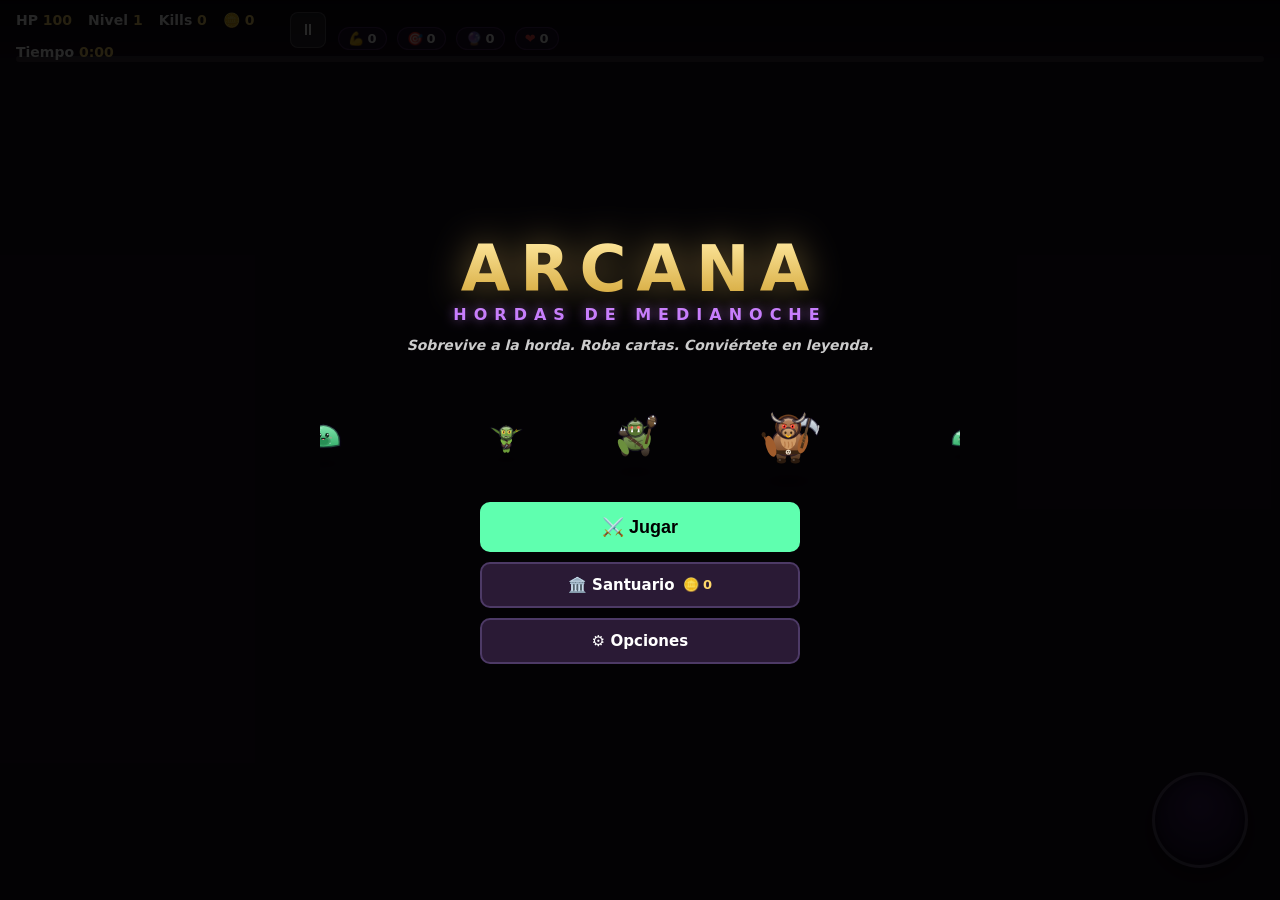
<file: index.html>
<!DOCTYPE html>
<html lang="es">
<head>
  <meta charset="UTF-8">
  <meta name="viewport" content="width=device-width, initial-scale=1.0, viewport-fit=cover">
  <meta name="mobile-web-app-capable" content="yes">
  <meta name="apple-mobile-web-app-capable" content="yes">
  <title>Arcana: Hordas de Medianoche</title>
  <link rel="icon" href="data:image/svg+xml,<svg xmlns=%22http://www.w3.org/2000/svg%22 viewBox=%220 0 100 100%22><text y=%22.9em%22 font-size=%2290%22>🌙</text></svg>">
  <link rel="stylesheet" href="styles/main.css">
</head>
<body>
  <canvas id="game"></canvas>
  <div id="ui">
    <div id="topbar">
      <div id="stats">
        <span>HP <b id="hp">100</b></span>
        <span>Nivel <b id="lvl">1</b></span>
        <span>Kills <b id="kills">0</b></span>
        <span>🪙 <b id="gold">0</b></span>
        <span>Tiempo <b id="time">0:00</b></span>
      </div>
      <button id="pauseBtn">⏸</button>
    </div>
    <div id="xpbar"><div id="xpfill"></div></div>
    <div id="announce"></div>
    <div id="joystick"><div id="stick"></div></div>
    <div id="ultiBtn" aria-label="Ulti"></div>
    <div id="overlay"></div>
  </div>
  <script type="module" src="src/main.js"></script>
</body>
</html>
</file>
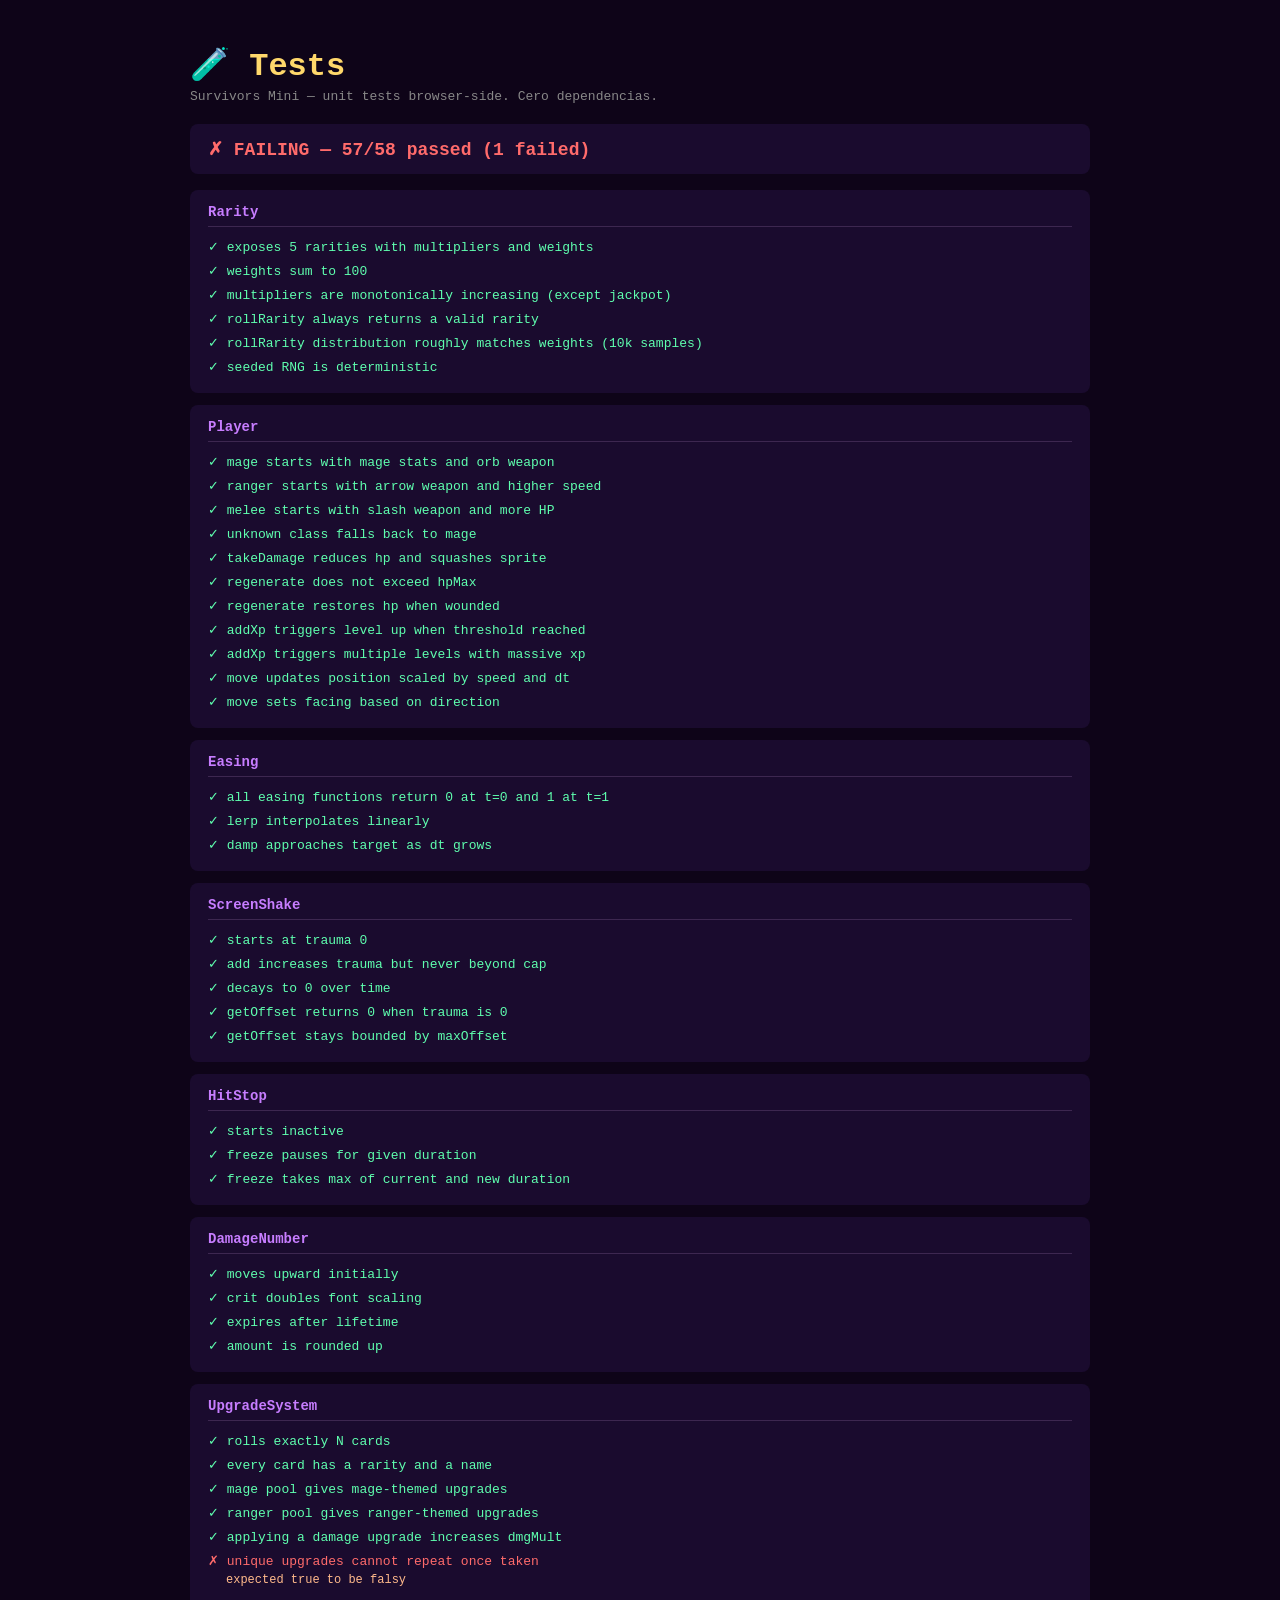
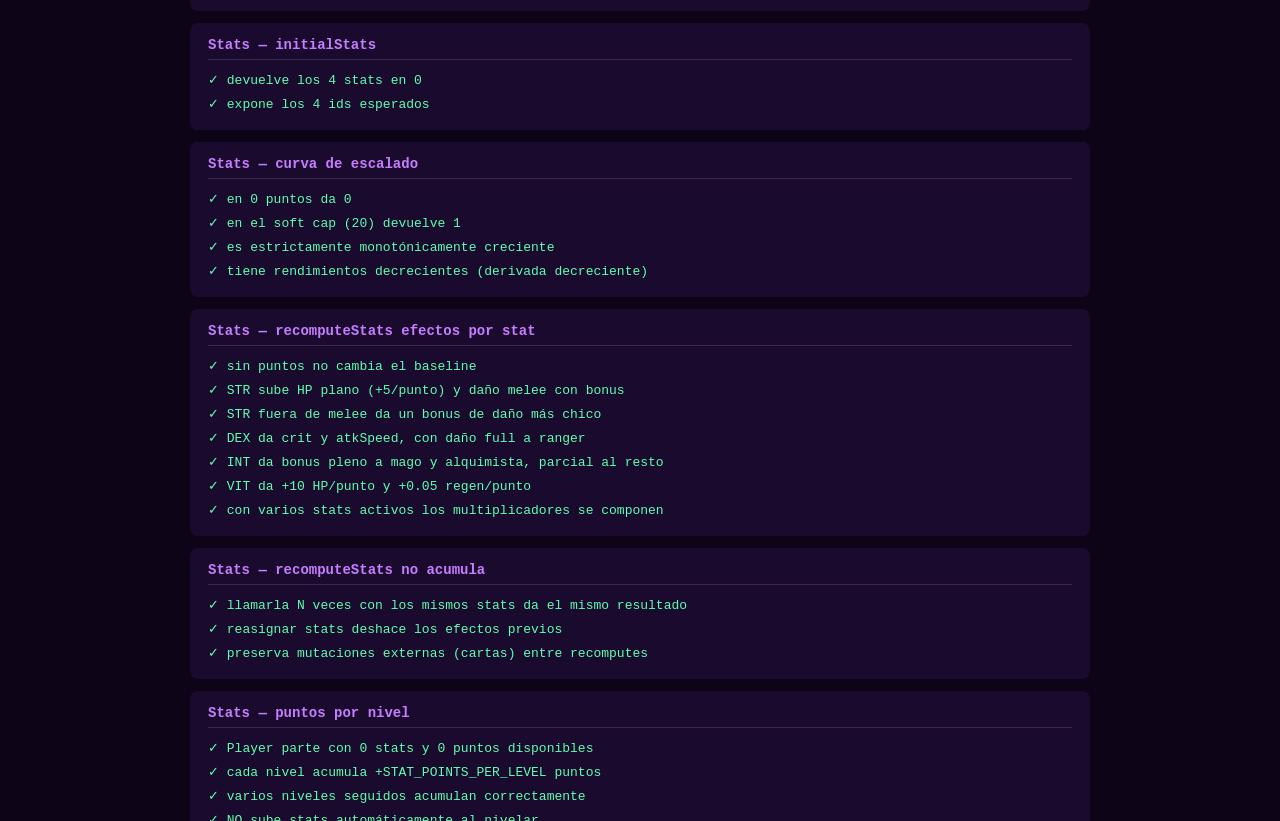
<file: tests.html>
<!DOCTYPE html>
<html lang="es">
<head>
  <meta charset="UTF-8">
  <title>Survivors Mini — Tests</title>
  <style>
    body { font-family: ui-monospace, monospace; background: #0e0418; color: #ddd; padding: 24px; max-width: 900px; margin: auto; }
    h1 { color: #ffd86b; margin-bottom: 4px; }
    .sub { color: #888; margin-bottom: 20px; font-size: 13px; }
    .hdr { font-size: 18px; font-weight: 800; padding: 14px 18px; background: #1a0b2e; border-radius: 8px; margin-bottom: 16px; }
    .suite { background: #1a0b2e; border-radius: 8px; padding: 14px 18px; margin-bottom: 12px; }
    .suiteName { color: #c77dff; font-weight: 700; margin-bottom: 8px; font-size: 14px; border-bottom: 1px solid #3d2750; padding-bottom: 6px; }
    .test { padding: 4px 0; font-size: 13px; }
    .test.pass { color: #5fffaf; }
    .test.fail { color: #ff6b6b; }
    .err { color: #ffba8b; font-size: 12px; padding: 4px 0 6px 18px; white-space: pre-wrap; }
    .loading { color: #888; }
  </style>
</head>
<body>
  <h1>🧪 Tests</h1>
  <div class="sub">Survivors Mini — unit tests browser-side. Cero dependencias.</div>
  <div id="out" class="loading">Cargando tests…</div>

  <script type="module">
    import './tests/rarity.test.js';
    import './tests/player.test.js';
    import './tests/fx.test.js';
    import './tests/upgrade.test.js';
    import './tests/stats.test.js';
    import { runAll } from './tests/runner.js';

    runAll(document.getElementById('out')).catch(err => {
      document.getElementById('out').innerHTML =
        `<div style="color:#ff6b6b">Runner crashed: ${err.message}</div>`;
      console.error(err);
    });
  </script>
</body>
</html>
</file>
<file: styles/main.css>
* { margin: 0; padding: 0; box-sizing: border-box; -webkit-tap-highlight-color: transparent; }
html, body {
  width: 100%; height: 100%; overflow: hidden;
  background: #000;
  touch-action: none;
  user-select: none; -webkit-user-select: none;
  font-family: system-ui, -apple-system, sans-serif;
}
#game { display: block; width: 100vw; height: 100vh; background: #1a0f1f; }

#ui { position: fixed; inset: 0; pointer-events: none; color: #fff; font-weight: 600; }
#topbar {
  position: absolute; top: 0; left: 0; right: 0;
  padding: 12px 16px;
  display: flex; justify-content: space-between; gap: 12px;
  background: linear-gradient(to bottom, rgba(0,0,0,.6), transparent);
}
#stats { display: flex; gap: 16px; flex-wrap: wrap; font-size: 14px; }
#stats span b { color: #ffd86b; }

#pauseBtn {
  pointer-events: auto;
  background: rgba(255,255,255,.1);
  border: 1px solid rgba(255,255,255,.25);
  border-radius: 8px;
  color: #fff;
  font-size: 16px;
  width: 36px; height: 36px;
  cursor: pointer;
  flex-shrink: 0;
}

#xpbar {
  position: absolute; top: 56px; left: 16px; right: 16px;
  height: 6px; background: rgba(255,255,255,.15);
  border-radius: 3px; overflow: hidden;
}
#xpfill {
  height: 100%; width: 0%;
  background: linear-gradient(to right, #6ee7ff, #5fffaf);
  transition: width .2s;
}
#xpbar.almost #xpfill {
  animation: xpPulse .7s ease-in-out infinite;
}
@keyframes xpPulse {
  0%, 100% { box-shadow: 0 0 4px rgba(95,255,175,.4); filter: brightness(1); }
  50%      { box-shadow: 0 0 14px rgba(95,255,175,.9); filter: brightness(1.4); }
}

#announce {
  position: absolute; top: 22%; left: 0; right: 0;
  text-align: center;
  font-size: 30px; font-weight: 900; letter-spacing: 3px;
  text-shadow: 0 2px 12px rgba(0,0,0,.8);
  opacity: 0;
  pointer-events: none;
}
#announce.show { animation: announceIn 2.4s ease-out forwards; }
@keyframes announceIn {
  0%   { opacity: 0; transform: scale(1.6); }
  12%  { opacity: 1; transform: scale(1); }
  80%  { opacity: 1; }
  100% { opacity: 0; transform: scale(.95); }
}

#joystick {
  position: absolute; left: 24px; bottom: 24px;
  width: 140px; height: 140px;
  border-radius: 50%;
  background: rgba(255,255,255,.08);
  border: 2px solid rgba(255,255,255,.2);
  pointer-events: auto;
  display: none;
}
#stick {
  position: absolute; left: 50%; top: 50%;
  width: 60px; height: 60px;
  border-radius: 50%;
  background: rgba(255,255,255,.25);
  transform: translate(-50%, -50%);
}

#overlay {
  position: absolute; inset: 0;
  background: rgba(0,0,0,.85);
  display: flex; flex-direction: column;
  align-items: center; justify-content: center;
  padding: 24px;
  pointer-events: auto;
}
#overlay.hidden { display: none; }
#overlay h1 { font-size: 32px; margin-bottom: 8px; color: #ffd86b; text-align: center; }
#overlay h2 { font-size: 20px; margin-bottom: 16px; color: #fff; text-align: center; }
#overlay p { color: #ccc; margin-bottom: 20px; text-align: center; max-width: 480px; font-size: 14px; line-height: 1.5; }

.cards {
  display: flex;
  gap: 14px;
  width: 100%;
  max-width: 640px;
  justify-content: center;
  flex-wrap: wrap;
  perspective: 800px;
}
.card {
  flex: 1 1 160px;
  max-width: 200px;
  min-height: 210px;
  display: flex; flex-direction: column;
  align-items: center; justify-content: flex-start;
  gap: 8px;
  padding: 14px 12px;
  border-radius: 14px;
  cursor: pointer;
  color: #fff;
  text-align: center;
  font-family: inherit;
  background: linear-gradient(160deg, #241433, #160b22);
  border: 2px solid #555;
  position: relative;
  overflow: hidden;
  animation: cardDeal .4s cubic-bezier(.2, 1.4, .4, 1) backwards;
  transition: transform .12s, box-shadow .12s;
}
.card:hover, .card:active { transform: translateY(-6px) scale(1.03); }
@keyframes cardDeal {
  from { opacity: 0; transform: translateY(40px) rotateX(35deg); }
  to   { opacity: 1; transform: translateY(0) rotateX(0); }
}

.cardRarity {
  font-size: 10px; font-weight: 800;
  letter-spacing: 1.5px; text-transform: uppercase;
  padding: 3px 10px; border-radius: 20px;
  border: 1px solid currentColor;
}
.cardIcon { font-size: 34px; line-height: 1.2; margin-top: 4px; }
.cardName { font-size: 15px; font-weight: 800; }
.cardDesc { font-size: 12px; color: #c8c2d4; line-height: 1.4; }

/* Gris: Muy Común */
.card.r-comun { border-color: #9aa0ae; }
.card.r-comun .cardRarity { color: #9aa0ae; }
.card.r-comun .cardName { color: #d4d8e0; }

/* Verde: Poco Común */
.card.r-pocoComun { border-color: #5fffaf; box-shadow: 0 0 12px rgba(95,255,175,.18); }
.card.r-pocoComun .cardRarity { color: #5fffaf; }
.card.r-pocoComun .cardName { color: #5fffaf; }

/* Azul: Raro */
.card.r-raro { border-color: #4da6ff; box-shadow: 0 0 16px rgba(77,166,255,.3); }
.card.r-raro .cardRarity { color: #4da6ff; }
.card.r-raro .cardName { color: #8cc6ff; }

/* Lila: Ultra Raro */
.card.r-ultraRaro {
  border-color: #c77dff;
  box-shadow: 0 0 22px rgba(199,125,255,.45);
  background: linear-gradient(160deg, #321a4a, #1c0e2e);
}
.card.r-ultraRaro .cardRarity { color: #c77dff; }
.card.r-ultraRaro .cardName { color: #ddb3ff; }

/* Dorado: Jackpot */
.card.r-jackpot {
  border-color: #ffd86b;
  box-shadow: 0 0 30px rgba(255,216,107,.55);
  background: linear-gradient(160deg, #4a3614, #241404);
  animation: cardDeal .4s cubic-bezier(.2, 1.4, .4, 1) backwards,
             jackpotPulse 1.6s ease-in-out infinite;
}
.card.r-jackpot .cardRarity { color: #ffd86b; }
.card.r-jackpot .cardName { color: #ffe9a0; text-shadow: 0 0 10px rgba(255,216,107,.6); }
.card.r-jackpot .cardDesc { color: #e8d8b0; }
.card.r-jackpot::after {
  content: '';
  position: absolute; inset: 0;
  background: linear-gradient(115deg, transparent 35%, rgba(255,240,190,.35) 50%, transparent 65%);
  transform: translateX(-100%);
  animation: jackpotShine 2.2s ease-in-out infinite;
  pointer-events: none;
}
@keyframes jackpotPulse {
  0%, 100% { box-shadow: 0 0 22px rgba(255,216,107,.4); }
  50%      { box-shadow: 0 0 38px rgba(255,216,107,.75); }
}
@keyframes jackpotShine {
  0%   { transform: translateX(-100%); }
  55%, 100% { transform: translateX(100%); }
}

button.big {
  background: #5fffaf; color: #000;
  border: none; border-radius: 10px;
  padding: 14px 32px; font-size: 18px; font-weight: 700;
  cursor: pointer; margin-top: 12px;
}
button.big:active { transform: scale(.97); }

.classes {
  display: grid;
  grid-template-columns: repeat(auto-fit, minmax(200px, 1fr));
  gap: 12px;
  width: 100%;
  max-width: 720px;
  margin-top: 8px;
}
.classCard {
  background: #2a1a35;
  border: 2px solid #5fffaf;
  border-radius: 12px;
  padding: 16px;
  cursor: pointer;
  color: #fff;
  text-align: left;
  transition: transform .12s, background .12s, box-shadow .12s;
  font-family: inherit;
}
.classCard:hover, .classCard:active {
  background: #3d2750;
  transform: translateY(-3px);
  box-shadow: 0 8px 24px rgba(0,0,0,.4);
}
.classHead { font-size: 20px; font-weight: 800; margin-bottom: 6px; }
.classDesc { font-size: 13px; color: #ccc; margin-bottom: 12px; line-height: 1.4; min-height: 54px; }
.classStats { display: flex; gap: 10px; flex-wrap: wrap; font-size: 12px; color: #999; }
.classStats b { color: #ffd86b; }

@media (hover: none) { #joystick { display: block; } }

/* ---------- Título ---------- */
.titleWrap { display: flex; flex-direction: column; align-items: center; gap: 8px; }
.gameLogo { display: flex; flex-direction: column; align-items: center; line-height: 1; margin-bottom: 4px; }
.logoTop {
  font-size: 64px; font-weight: 900; letter-spacing: 10px;
  background: linear-gradient(180deg, #ffe9a0, #d4a73a);
  -webkit-background-clip: text; background-clip: text;
  -webkit-text-fill-color: transparent;
  filter: drop-shadow(0 0 18px rgba(255, 216, 107, .45));
  animation: logoGlow 2.4s ease-in-out infinite;
}
.logoBottom {
  font-size: 16px; font-weight: 800; letter-spacing: 7px;
  color: #c77dff; margin-top: 6px;
  text-shadow: 0 0 12px rgba(199, 125, 255, .6);
}
@keyframes logoGlow {
  0%, 100% { filter: drop-shadow(0 0 12px rgba(255, 216, 107, .35)); }
  50%      { filter: drop-shadow(0 0 26px rgba(255, 216, 107, .65)); }
}
.tagline { font-style: italic; }
#titleParade {
  width: min(640px, 92vw); height: 110px;
  margin: -6px 0;
}
.records {
  display: flex; gap: 18px; font-size: 13px; color: #999;
  margin-bottom: 12px; flex-wrap: wrap; justify-content: center;
}
.records b { color: #ffd86b; }

.menuButtons {
  display: flex; flex-direction: column; gap: 10px;
  width: 100%; max-width: 320px; align-items: stretch;
}
.menuBtn {
  background: #2a1a35;
  border: 2px solid #4d3a66;
  border-radius: 10px;
  padding: 12px 18px;
  font-size: 15px; font-weight: 700;
  color: #fff; cursor: pointer;
  font-family: inherit;
  transition: transform .1s, background .1s, border-color .1s;
  display: flex; justify-content: center; align-items: center; gap: 8px;
}
.menuBtn:hover, .menuBtn:active { background: #3d2750; border-color: #c77dff; transform: scale(1.02); }
.menuBtn.danger { border-color: #6e2a2a; color: #ff9a9a; }
.menuBtn.danger:hover { border-color: #d84444; background: #3a1a1a; }
.backBtn { margin-top: 16px; max-width: 320px; width: 100%; }
.goldTag { color: #ffd86b; font-size: 13px; }

/* ---------- Selección de clase ---------- */
.classPreview { width: 120px; height: 120px; display: block; margin: 0 auto 4px; }
.classCard.locked { opacity: .75; filter: saturate(.4); }
.classCard.locked .classPreview { filter: brightness(.4); }
.classCard.shake { animation: denyShake .3s; }
.unlockTag {
  margin-top: 8px; font-size: 13px; font-weight: 800;
  color: #ffd86b; text-align: center;
  background: rgba(255, 216, 107, .12);
  border: 1px solid rgba(255, 216, 107, .4);
  border-radius: 8px; padding: 6px;
}

/* ---------- Stats de pausa ---------- */
.pauseStats {
  display: grid; grid-template-columns: 1fr 1fr;
  gap: 6px 18px; font-size: 13px; color: #998db0;
  background: #221330; border: 1px solid #3a2a4d;
  border-radius: 10px; padding: 12px 16px; margin-bottom: 16px;
}
.pauseStats b { color: #fff; }
.pauseStats .evolved {
  grid-column: 1 / -1; text-align: center; color: #ffd86b;
  font-weight: 900; letter-spacing: 1px;
  text-shadow: 0 0 10px rgba(255,216,107,.5);
}

/* ---------- Santuario ---------- */
.goldBar {
  font-size: 18px; color: #fff; margin-bottom: 14px;
  background: rgba(255, 216, 107, .1);
  border: 1px solid rgba(255, 216, 107, .4);
  padding: 8px 22px; border-radius: 24px;
}
.goldBar b { color: #ffd86b; }
.shop {
  display: flex; flex-direction: column; gap: 8px;
  width: 100%; max-width: 480px;
  max-height: 50vh; overflow-y: auto;
}
.shopRow {
  display: flex; align-items: center; gap: 12px;
  background: #221330;
  border: 1px solid #3a2a4d;
  border-radius: 10px;
  padding: 10px 12px;
}
.shopIcon { font-size: 24px; width: 36px; text-align: center; }
.shopInfo { flex: 1; text-align: left; }
.shopName { font-size: 14px; font-weight: 800; display: flex; align-items: center; gap: 8px; }
.shopDesc { font-size: 12px; color: #998db0; }
.pips { display: inline-flex; gap: 3px; }
.pip {
  width: 8px; height: 8px; border-radius: 50%;
  background: rgba(255,255,255,.12);
  border: 1px solid rgba(255,255,255,.2);
}
.pip.on { background: #ffd86b; border-color: #ffd86b; box-shadow: 0 0 6px rgba(255,216,107,.6); }
.buyBtn {
  background: #2a3a26;
  border: 1px solid #5fffaf;
  color: #5fffaf;
  border-radius: 8px;
  padding: 8px 12px;
  font-weight: 800; font-size: 13px;
  cursor: pointer; font-family: inherit;
  min-width: 76px;
}
.buyBtn:hover:not(.maxed) { background: #355030; }
.buyBtn.maxed { border-color: #ffd86b; color: #ffd86b; background: transparent; cursor: default; }
.buyBtn.shake { animation: denyShake .3s; }
@keyframes denyShake {
  0%, 100% { transform: translateX(0); }
  25% { transform: translateX(-4px); }
  75% { transform: translateX(4px); }
}

/* ---------- Opciones / Pausa ---------- */
.options { display: flex; flex-direction: column; gap: 14px; width: 100%; max-width: 320px; }
.optRow {
  display: flex; justify-content: space-between; align-items: center;
  gap: 14px; color: #fff; font-size: 14px; font-weight: 700;
  background: #221330; border: 1px solid #3a2a4d;
  border-radius: 10px; padding: 10px 14px;
}
.optRow input[type="range"] { width: 140px; accent-color: #c77dff; }

/* ---------- Cofre ---------- */
.chestReveal { display: flex; flex-direction: column; align-items: center; gap: 12px; }
.chestReveal .card { cursor: default; min-width: 190px; }
.chestGold {
  font-size: 20px; font-weight: 900; color: #ffd86b;
  text-shadow: 0 0 12px rgba(255,216,107,.6);
  animation: cardDeal .35s ease-out;
}
.chestGold.hidden, #claimBtn.hidden { display: none; }

/* ---------- Game Over ---------- */
.goStats {
  display: flex; flex-direction: column; gap: 8px;
  margin-bottom: 18px; font-size: 16px; color: #ccc;
}
.goStat b { color: #fff; font-size: 18px; }
.goStat.gold b { color: #ffd86b; }
.newRecord {
  font-size: 11px; font-weight: 900; color: #5fffaf;
  margin-left: 8px; letter-spacing: 1px;
  animation: recordBlink 1s ease-in-out infinite;
}
@keyframes recordBlink { 50% { opacity: .4; } }

/* ---------- HUD: chips de stats RPG ---------- */
#statsRpg {
  display: flex; gap: 10px; align-items: center;
  margin-top: 4px; font-size: 13px;
  flex-basis: 100%; flex-wrap: wrap;
  position: relative;
}
.statChip {
  display: inline-flex; align-items: center; gap: 4px;
  background: rgba(40, 20, 60, .55);
  border: 1px solid rgba(199, 125, 255, .25);
  padding: 3px 9px; border-radius: 14px;
  font-weight: 700;
}
.statChip b { color: #fff; font-weight: 800; }
.statBadge {
  display: inline-flex; align-items: center; justify-content: center;
  min-width: 26px; height: 22px; padding: 0 7px;
  border-radius: 12px;
  background: linear-gradient(180deg, #ffe9a0, #d4a73a);
  color: #2a1606; font-weight: 900; font-size: 12px;
  box-shadow: 0 0 12px rgba(255, 216, 107, .65);
  animation: badgePulse 1.4s ease-in-out infinite;
  margin-left: auto;
}
.statBadge.hidden { display: none; }
@keyframes badgePulse {
  0%, 100% { transform: scale(1); box-shadow: 0 0 10px rgba(255, 216, 107, .5); }
  50%      { transform: scale(1.08); box-shadow: 0 0 18px rgba(255, 216, 107, .9); }
}

/* ---------- Menú de stats (asignación manual) ---------- */
.statPoints {
  color: #ffd86b;
  font-size: 20px;
  text-shadow: 0 0 10px rgba(255, 216, 107, .6);
}
.statsList {
  display: flex; flex-direction: column; gap: 10px;
  width: 100%; max-width: 420px; margin-bottom: 16px;
}
.statRow {
  display: grid;
  grid-template-columns: 36px 1fr auto 52px;
  align-items: center; gap: 10px;
  background: #221330;
  border: 2px solid #3a2a4d;
  border-radius: 12px;
  padding: 10px 12px;
}
.statIcon { font-size: 22px; text-align: center; }
.statName { font-size: 14px; font-weight: 800; color: #fff; text-align: left; }
.statValue { font-size: 18px; text-align: right; font-weight: 800; }
.statValue b { color: inherit; }
.statPlus {
  background: linear-gradient(180deg, #c77dff, #7a3acc);
  border: none; border-radius: 10px;
  width: 48px; height: 40px;
  font-size: 22px; font-weight: 900; color: #fff;
  cursor: pointer; font-family: inherit;
  box-shadow: 0 2px 8px rgba(122, 58, 204, .55);
  transition: transform .08s, box-shadow .08s, filter .08s;
}
.statPlus:hover:not(:disabled), .statPlus:active:not(:disabled) {
  transform: scale(1.05);
  box-shadow: 0 4px 14px rgba(199, 125, 255, .75);
  filter: brightness(1.1);
}
.statPlus:disabled {
  background: #3a2a4d; color: #6a5a80; cursor: not-allowed;
  box-shadow: none;
}
button.big:disabled {
  background: #3a2a4d; color: #6a5a80; cursor: not-allowed;
}
@media (max-width: 480px) {
  .statRow {
    grid-template-columns: 32px 1fr 44px 44px;
    gap: 8px; padding: 10px;
  }
  .statName { font-size: 13px; }
  .statPlus { width: 44px; height: 44px; font-size: 20px; }
}

/* ===================== ULTI BUTTON ===================== */
#ultiBtn {
  position: absolute;
  right: 24px;
  bottom: 24px;
  width: 110px; height: 110px;
  border-radius: 50%;
  pointer-events: auto;
  display: none; /* shown by UltiButton.js once a game starts */
  align-items: center; justify-content: center;
  background: radial-gradient(circle at 50% 35%, #3a1c5c 0%, #1a0b2e 75%);
  border: 3px solid rgba(255, 255, 255, .25);
  box-shadow: 0 8px 24px rgba(0,0,0,.5), inset 0 0 12px rgba(0,0,0,.6);
  color: #fff;
  font-weight: 900;
  -webkit-user-select: none;
  user-select: none;
  cursor: pointer;
  transition: transform .08s, box-shadow .15s, border-color .15s;
}
#ultiBtn .ultiBtn__ring {
  position: absolute; inset: -6px;
  border-radius: 50%;
  border: 2px solid rgba(255, 218, 120, 0);
  pointer-events: none;
}
#ultiBtn .ultiBtn__pulse {
  position: absolute; inset: -2px;
  border-radius: 50%;
  pointer-events: none;
  opacity: 0;
}
#ultiBtn .ultiBtn__icon {
  position: relative;
  z-index: 2;
  font-size: 44px;
  line-height: 1;
  text-shadow: 0 0 10px rgba(255, 218, 120, .75), 0 2px 4px rgba(0,0,0,.7);
  pointer-events: none;
  font-family: system-ui, -apple-system, sans-serif;
}
#ultiBtn .ultiBtn__cd {
  position: absolute; inset: 0;
  border-radius: 50%;
  display: flex; align-items: center; justify-content: center;
  font-size: 22px; font-weight: 900;
  color: #fff;
  text-shadow: 0 2px 4px rgba(0,0,0,.8);
  pointer-events: none;
  z-index: 3;
}
#ultiBtn.ultiBtn--ready {
  border-color: #ffd86b;
  box-shadow:
    0 0 18px rgba(255, 218, 120, .85),
    0 0 36px rgba(255, 186, 8, .5),
    inset 0 0 12px rgba(255, 218, 120, .35);
  animation: ultiPulse 1.1s ease-in-out infinite;
}
#ultiBtn.ultiBtn--ready .ultiBtn__pulse {
  opacity: 1;
  box-shadow: 0 0 20px 4px rgba(255, 218, 120, .55);
  animation: ultiHalo 1.4s ease-out infinite;
}
#ultiBtn.ultiBtn--press {
  transform: scale(.92);
}
@keyframes ultiPulse {
  0%, 100% { transform: scale(1); }
  50%      { transform: scale(1.05); }
}
@keyframes ultiHalo {
  0%   { box-shadow: 0 0 0 0 rgba(255, 218, 120, .6); }
  100% { box-shadow: 0 0 0 22px rgba(255, 218, 120, 0); }
}

/* On larger screens (desktop), keep it visible but a bit smaller and out of the way */
@media (min-width: 900px) {
  #ultiBtn { width: 96px; height: 96px; right: 32px; bottom: 32px; }
  #ultiBtn .ultiBtn__icon { font-size: 36px; }
}
</file>
